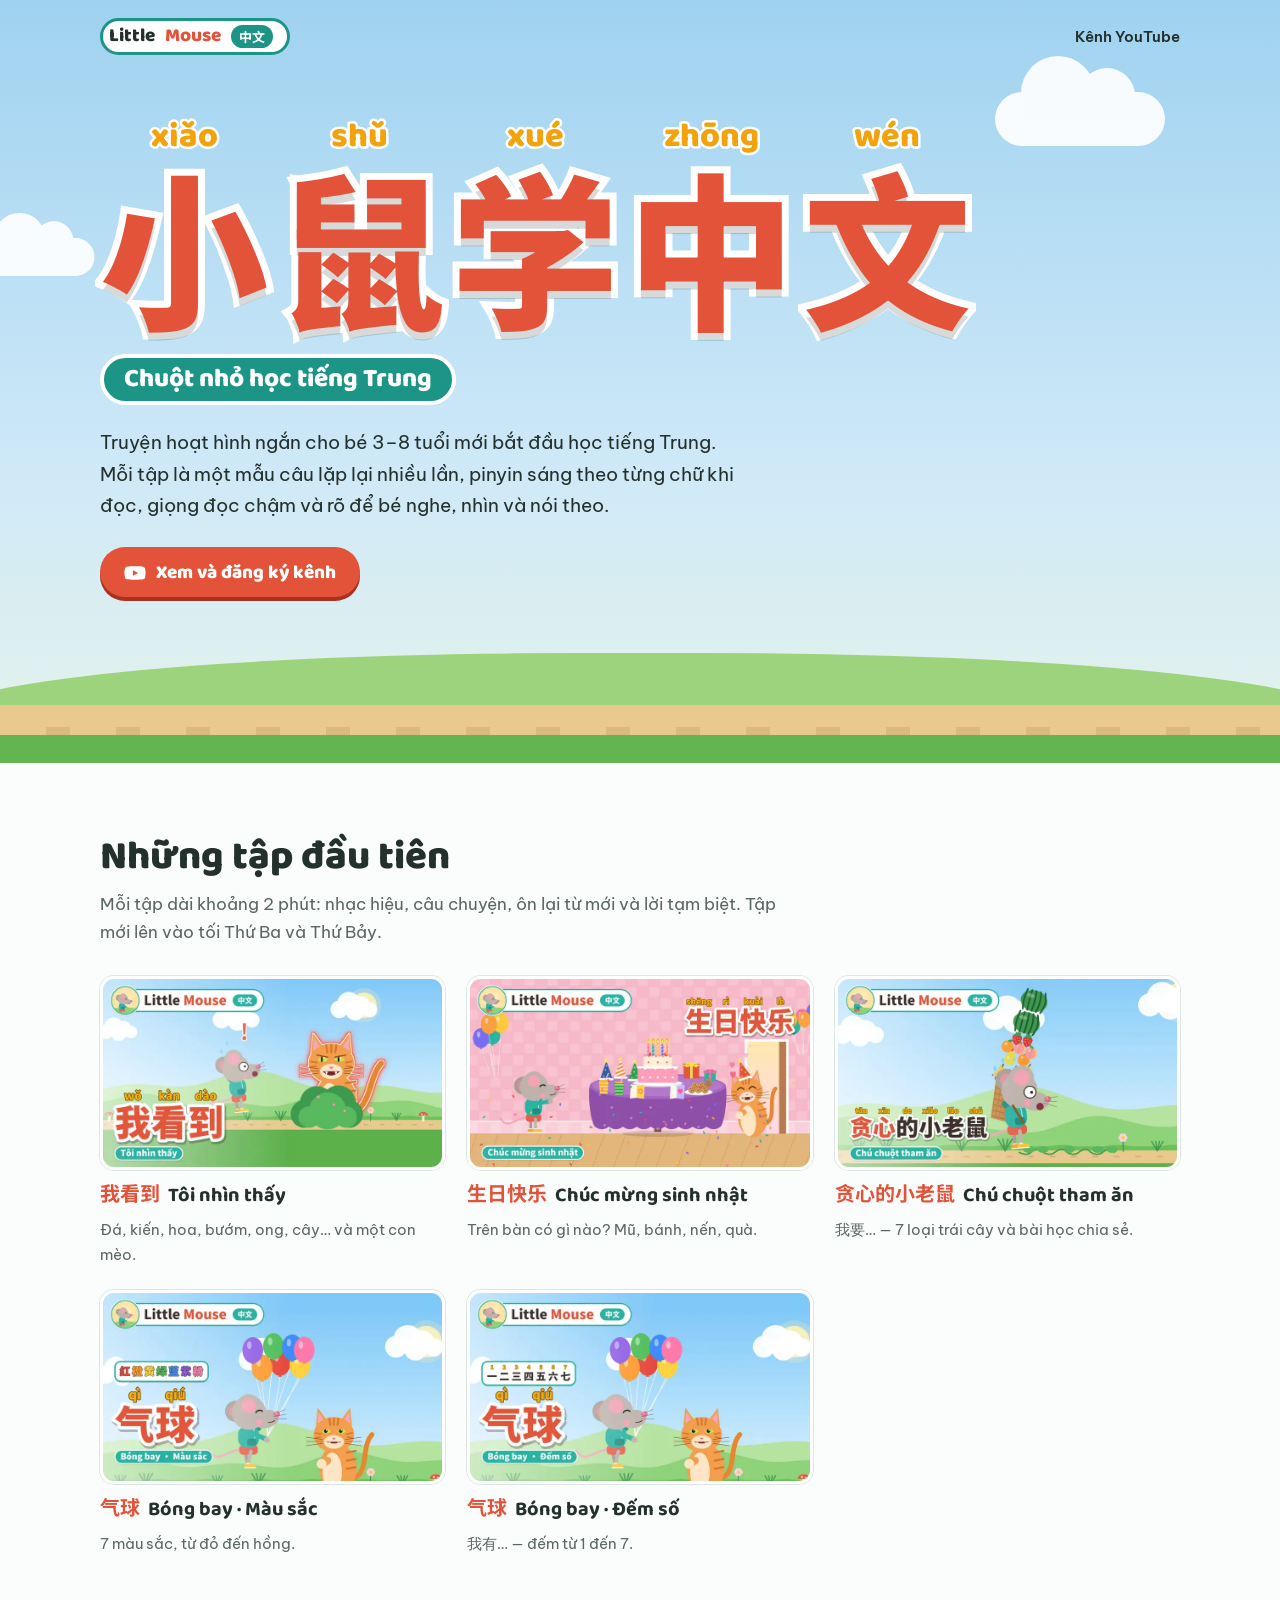
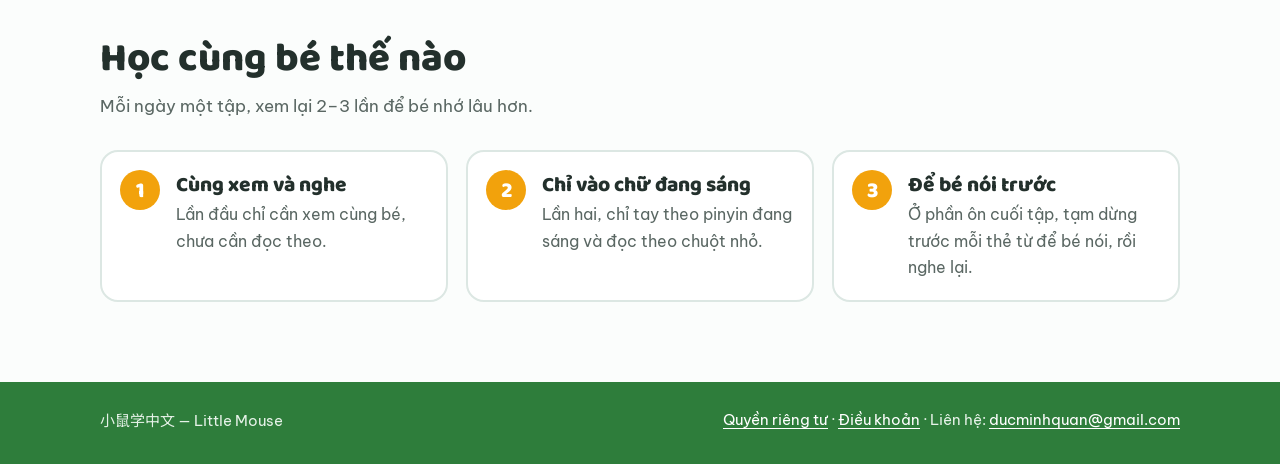
<file: index.html>
<!doctype html>
<html lang="vi">
<head>
<meta charset="utf-8">
<meta name="viewport" content="width=device-width,initial-scale=1">
<title>Little Mouse · 小鼠学中文 — Tiếng Trung cho bé</title>
<meta name="description" content="Truyện hoạt hình ngắn giúp bé 3–8 tuổi bắt đầu học tiếng Trung: mỗi tập một mẫu câu, pinyin sáng theo giọng đọc chậm và rõ.">
<meta property="og:title" content="Little Mouse · 小鼠学中文">
<meta property="og:description" content="Học tiếng Trung cùng chuột nhỏ — truyện hoạt hình cho bé 3–8 tuổi.">
<meta property="og:image" content="https://ducminhquan.github.io/littlemouse/img/wo_kan_dao.webp">
<link rel="preconnect" href="https://fonts.googleapis.com">
<link rel="preconnect" href="https://fonts.gstatic.com" crossorigin>
<link rel="stylesheet" href="https://fonts.googleapis.com/css2?family=Baloo+2:wght@700;800&family=Be+Vietnam+Pro:wght@400;600&family=Noto+Sans+SC:wght@700;900&display=swap">
<link rel="stylesheet" href="style.css">
</head>
<body>

<header class="bar">
  <div class="wrap">
    <a class="logo" href="./">Little <span class="m">Mouse</span> <span class="tag" lang="zh">中文</span></a>
    <nav><a href="https://www.youtube.com/@littlemousechinese">Kênh YouTube</a></nav>
  </div>
</header>

<main>
  <section class="hero">
    <div class="cloud c1" aria-hidden="true"></div>
    <div class="cloud c2" aria-hidden="true"></div>
    <div class="wrap">
      <h1 class="title" lang="zh" aria-label="小鼠学中文 — Xiǎo shǔ xué Zhōngwén">
        <span class="ch" style="--i:0" aria-hidden="true"><span class="py">xiǎo</span><span class="hz">小</span></span>
        <span class="ch" style="--i:1" aria-hidden="true"><span class="py">shǔ</span><span class="hz">鼠</span></span>
        <span class="ch" style="--i:2" aria-hidden="true"><span class="py">xué</span><span class="hz">学</span></span>
        <span class="ch" style="--i:3" aria-hidden="true"><span class="py">zhōng</span><span class="hz">中</span></span>
        <span class="ch" style="--i:4" aria-hidden="true"><span class="py">wén</span><span class="hz">文</span></span>
      </h1>
      <p class="badge">Chuột nhỏ học tiếng Trung</p>
      <p class="lede">Truyện hoạt hình ngắn cho bé 3–8 tuổi mới bắt đầu học tiếng Trung. Mỗi tập là một mẫu câu lặp lại nhiều lần, pinyin sáng theo từng chữ khi đọc, giọng đọc chậm và rõ để bé nghe, nhìn và nói theo.</p>
      <a class="cta" href="https://www.youtube.com/@littlemousechinese?sub_confirmation=1">
        <svg viewBox="0 0 24 24" aria-hidden="true"><path fill="currentColor" d="M23 7.2a3 3 0 0 0-2.1-2.1C19 4.6 12 4.6 12 4.6s-7 0-8.9.5A3 3 0 0 0 1 7.2 31 31 0 0 0 .5 12 31 31 0 0 0 1 16.8a3 3 0 0 0 2.1 2.1c1.9.5 8.9.5 8.9.5s7 0 8.9-.5a3 3 0 0 0 2.1-2.1 31 31 0 0 0 .5-4.8 31 31 0 0 0-.5-4.8ZM9.7 15.1V8.9l5.8 3.1-5.8 3.1Z"/></svg>
        Xem và đăng ký kênh
      </a>
    </div>
    <div class="ground" aria-hidden="true"></div>
  </section>

  <section class="block">
    <div class="wrap">
      <h2>Những tập đầu tiên</h2>
      <p class="intro">Mỗi tập dài khoảng 2 phút: nhạc hiệu, câu chuyện, ôn lại từ mới và lời tạm biệt. Tập mới lên vào tối Thứ Ba và Thứ Bảy.</p>
      <ul class="eps">
        <li class="ep"><a href="https://www.youtube.com/@littlemousechinese">
          <img src="img/wo_kan_dao.webp" alt="Chuột nhỏ giật mình nhìn thấy con mèo sau bụi cây — tập 我看到" width="800" height="450" loading="lazy">
          <span class="t"><span lang="zh">我看到</span>Tôi nhìn thấy</span>
          <span class="s">Đá, kiến, hoa, bướm, ong, cây… và một con mèo.</span></a></li>
        <li class="ep"><a href="https://www.youtube.com/@littlemousechinese">
          <img src="img/sheng_ri_kuai_le.webp" alt="Tiệc sinh nhật của chuột nhỏ và bạn mèo — tập 生日快乐" width="800" height="450" loading="lazy">
          <span class="t"><span lang="zh">生日快乐</span>Chúc mừng sinh nhật</span>
          <span class="s">Trên bàn có gì nào? Mũ, bánh, nến, quà.</span></a></li>
        <li class="ep"><a href="https://www.youtube.com/@littlemousechinese">
          <img src="img/tan_xin_de_xiao_lao_shu.webp" alt="Chuột nhỏ ôm chồng trái cây cao ngất — tập 贪心的小老鼠" width="800" height="450" loading="lazy">
          <span class="t"><span lang="zh">贪心的小老鼠</span>Chú chuột tham ăn</span>
          <span class="s">我要… — 7 loại trái cây và bài học chia sẻ.</span></a></li>
        <li class="ep"><a href="https://www.youtube.com/@littlemousechinese">
          <img src="img/qi_qiu_mau_sac.webp" alt="Chuột nhỏ cầm chùm bóng bay nhiều màu — tập 气球 màu sắc" width="800" height="450" loading="lazy">
          <span class="t"><span lang="zh">气球</span>Bóng bay · Màu sắc</span>
          <span class="s">7 màu sắc, từ đỏ đến hồng.</span></a></li>
        <li class="ep"><a href="https://www.youtube.com/@littlemousechinese">
          <img src="img/qi_qiu_dem_so.webp" alt="Chuột nhỏ đếm bóng bay — tập 气球 đếm số" width="800" height="450" loading="lazy">
          <span class="t"><span lang="zh">气球</span>Bóng bay · Đếm số</span>
          <span class="s">我有… — đếm từ 1 đến 7.</span></a></li>
      </ul>
    </div>
  </section>

  <section class="block">
    <div class="wrap">
      <h2>Học cùng bé thế nào</h2>
      <p class="intro">Mỗi ngày một tập, xem lại 2–3 lần để bé nhớ lâu hơn.</p>
      <ol class="steps">
        <li><h3>Cùng xem và nghe</h3><p>Lần đầu chỉ cần xem cùng bé, chưa cần đọc theo.</p></li>
        <li><h3>Chỉ vào chữ đang sáng</h3><p>Lần hai, chỉ tay theo pinyin đang sáng và đọc theo chuột nhỏ.</p></li>
        <li><h3>Để bé nói trước</h3><p>Ở phần ôn cuối tập, tạm dừng trước mỗi thẻ từ để bé nói, rồi nghe lại.</p></li>
      </ol>
    </div>
  </section>

</main>

<footer>
  <div class="wrap">
    <span><span lang="zh">小鼠学中文</span> — Little Mouse</span>
    <span><a href="privacy.html">Quyền riêng tư</a> · <a href="terms.html">Điều khoản</a> · Liên hệ: <a href="mailto:ducminhquan@gmail.com">ducminhquan@gmail.com</a></span>
  </div>
</footer>

</body>
</html>
</file>
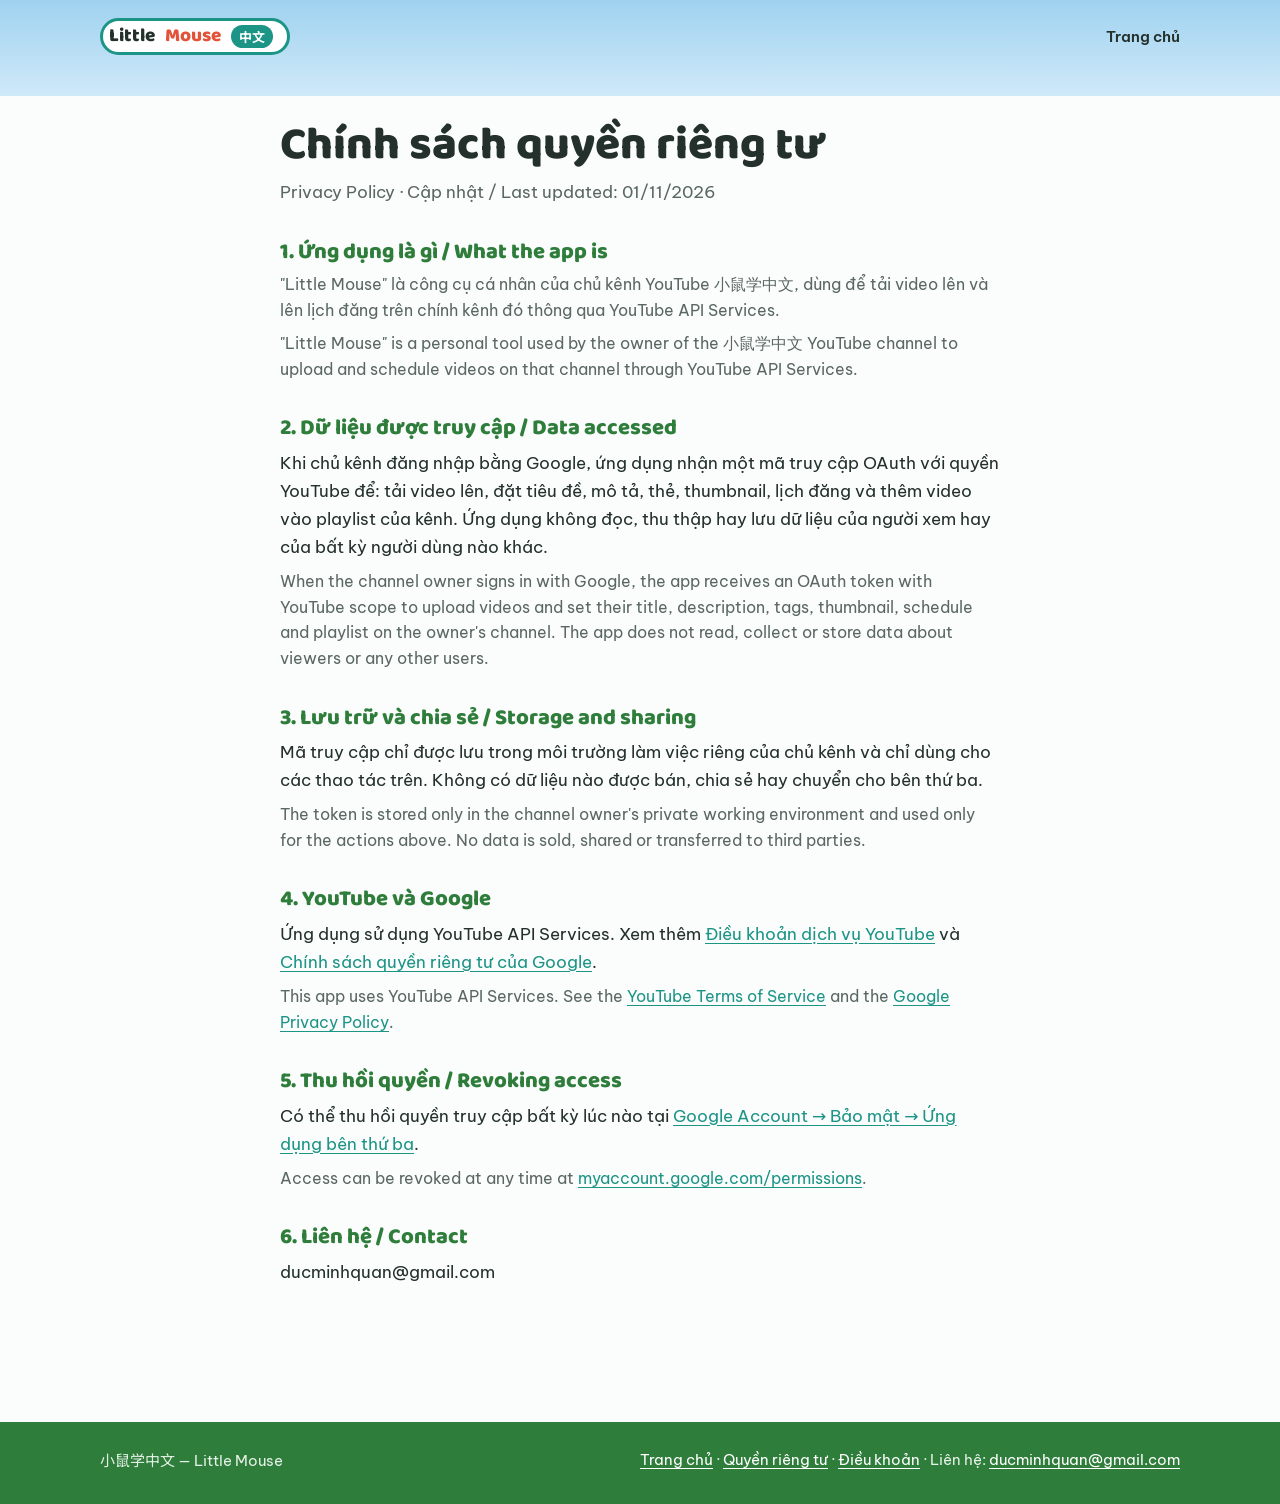
<file: privacy.html>
<!doctype html>
<html lang="vi">
<head>
<meta charset="utf-8">
<meta name="viewport" content="width=device-width,initial-scale=1">
<title>Chính sách quyền riêng tư · Little Mouse</title>
<link rel="preconnect" href="https://fonts.googleapis.com">
<link rel="preconnect" href="https://fonts.gstatic.com" crossorigin>
<link rel="stylesheet" href="https://fonts.googleapis.com/css2?family=Baloo+2:wght@700;800&family=Be+Vietnam+Pro:wght@400;600&family=Noto+Sans+SC:wght@700;900&display=swap">
<link rel="stylesheet" href="style.css">
</head>
<body>
<div class="doc-top" aria-hidden="true"></div>
<header class="bar">
  <div class="wrap">
    <a class="logo" href="./">Little <span class="m">Mouse</span> <span class="tag" lang="zh">中文</span></a>
    <nav><a href="./">Trang chủ</a></nav>
  </div>
</header>
<main class="doc">
  <div class="wrap">
  <h1>Chính sách quyền riêng tư</h1>
  <p class="date">Privacy Policy · Cập nhật / Last updated: 01/11/2026</p>
  <h2>1. Ứng dụng là gì / What the app is</h2>
  <p class="en">"Little Mouse" là công cụ cá nhân của chủ kênh YouTube 小鼠学中文, dùng để tải video lên và lên lịch đăng trên chính kênh đó thông qua YouTube API Services.</p>
  <p class="en">"Little Mouse" is a personal tool used by the owner of the 小鼠学中文 YouTube channel to upload and schedule videos on that channel through YouTube API Services.</p>

  <h2>2. Dữ liệu được truy cập / Data accessed</h2>
  <p>Khi chủ kênh đăng nhập bằng Google, ứng dụng nhận một mã truy cập OAuth với quyền YouTube để: tải video lên, đặt tiêu đề, mô tả, thẻ, thumbnail, lịch đăng và thêm video vào playlist của kênh. Ứng dụng không đọc, thu thập hay lưu dữ liệu của người xem hay của bất kỳ người dùng nào khác.</p>
  <p class="en">When the channel owner signs in with Google, the app receives an OAuth token with YouTube scope to upload videos and set their title, description, tags, thumbnail, schedule and playlist on the owner's channel. The app does not read, collect or store data about viewers or any other users.</p>

  <h2>3. Lưu trữ và chia sẻ / Storage and sharing</h2>
  <p>Mã truy cập chỉ được lưu trong môi trường làm việc riêng của chủ kênh và chỉ dùng cho các thao tác trên. Không có dữ liệu nào được bán, chia sẻ hay chuyển cho bên thứ ba.</p>
  <p class="en">The token is stored only in the channel owner's private working environment and used only for the actions above. No data is sold, shared or transferred to third parties.</p>

  <h2>4. YouTube và Google</h2>
  <p>Ứng dụng sử dụng YouTube API Services. Xem thêm <a href="https://www.youtube.com/t/terms">Điều khoản dịch vụ YouTube</a> và <a href="https://policies.google.com/privacy">Chính sách quyền riêng tư của Google</a>.</p>
  <p class="en">This app uses YouTube API Services. See the <a href="https://www.youtube.com/t/terms">YouTube Terms of Service</a> and the <a href="https://policies.google.com/privacy">Google Privacy Policy</a>.</p>

  <h2>5. Thu hồi quyền / Revoking access</h2>
  <p>Có thể thu hồi quyền truy cập bất kỳ lúc nào tại <a href="https://myaccount.google.com/permissions">Google Account → Bảo mật → Ứng dụng bên thứ ba</a>.</p>
  <p class="en">Access can be revoked at any time at <a href="https://myaccount.google.com/permissions">myaccount.google.com/permissions</a>.</p>

  <h2>6. Liên hệ / Contact</h2>
  <p>ducminhquan@gmail.com</p>
  </div>
</main>
<footer>
  <div class="wrap">
    <span><span lang="zh">小鼠学中文</span> — Little Mouse</span>
    <span><a href="./">Trang chủ</a> · <a href="privacy.html">Quyền riêng tư</a> · <a href="terms.html">Điều khoản</a> · Liên hệ: <a href="mailto:ducminhquan@gmail.com">ducminhquan@gmail.com</a></span>
  </div>
</footer>
</body>
</html>
</file>
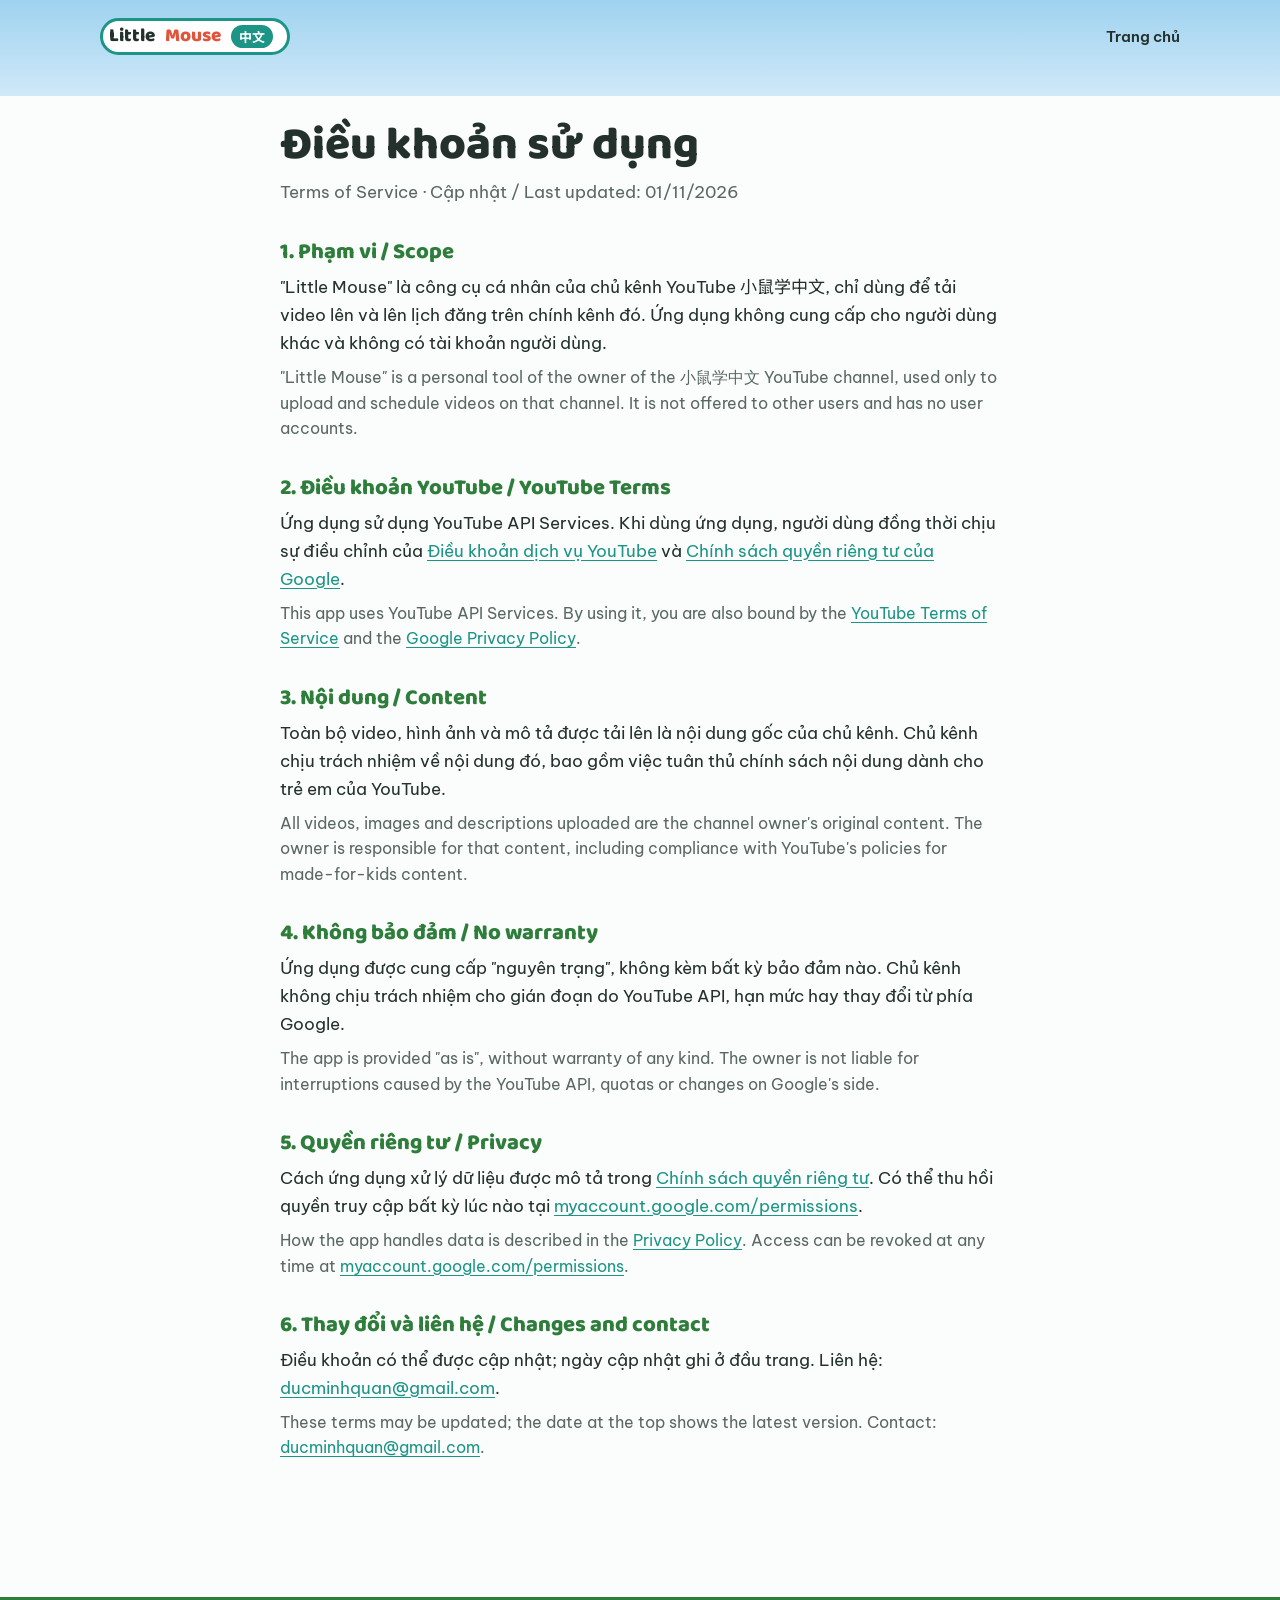
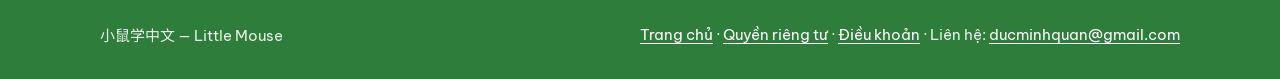
<file: terms.html>
<!doctype html>
<html lang="vi">
<head>
<meta charset="utf-8">
<meta name="viewport" content="width=device-width,initial-scale=1">
<title>Điều khoản sử dụng · Little Mouse</title>
<link rel="preconnect" href="https://fonts.googleapis.com">
<link rel="preconnect" href="https://fonts.gstatic.com" crossorigin>
<link rel="stylesheet" href="https://fonts.googleapis.com/css2?family=Baloo+2:wght@700;800&family=Be+Vietnam+Pro:wght@400;600&family=Noto+Sans+SC:wght@700;900&display=swap">
<link rel="stylesheet" href="style.css">
</head>
<body>
<div class="doc-top" aria-hidden="true"></div>
<header class="bar">
  <div class="wrap">
    <a class="logo" href="./">Little <span class="m">Mouse</span> <span class="tag" lang="zh">中文</span></a>
    <nav><a href="./">Trang chủ</a></nav>
  </div>
</header>
<main class="doc">
  <div class="wrap">
  <h1>Điều khoản sử dụng</h1>
  <p class="date">Terms of Service · Cập nhật / Last updated: 01/11/2026</p>
  <h2>1. Phạm vi / Scope</h2>
  <p>"Little Mouse" là công cụ cá nhân của chủ kênh YouTube <span lang="zh">小鼠学中文</span>, chỉ dùng để tải video lên và lên lịch đăng trên chính kênh đó. Ứng dụng không cung cấp cho người dùng khác và không có tài khoản người dùng.</p>
  <p class="en">"Little Mouse" is a personal tool of the owner of the 小鼠学中文 YouTube channel, used only to upload and schedule videos on that channel. It is not offered to other users and has no user accounts.</p>
  <h2>2. Điều khoản YouTube / YouTube Terms</h2>
  <p>Ứng dụng sử dụng YouTube API Services. Khi dùng ứng dụng, người dùng đồng thời chịu sự điều chỉnh của <a href="https://www.youtube.com/t/terms">Điều khoản dịch vụ YouTube</a> và <a href="https://policies.google.com/privacy">Chính sách quyền riêng tư của Google</a>.</p>
  <p class="en">This app uses YouTube API Services. By using it, you are also bound by the <a href="https://www.youtube.com/t/terms">YouTube Terms of Service</a> and the <a href="https://policies.google.com/privacy">Google Privacy Policy</a>.</p>
  <h2>3. Nội dung / Content</h2>
  <p>Toàn bộ video, hình ảnh và mô tả được tải lên là nội dung gốc của chủ kênh. Chủ kênh chịu trách nhiệm về nội dung đó, bao gồm việc tuân thủ chính sách nội dung dành cho trẻ em của YouTube.</p>
  <p class="en">All videos, images and descriptions uploaded are the channel owner's original content. The owner is responsible for that content, including compliance with YouTube's policies for made-for-kids content.</p>
  <h2>4. Không bảo đảm / No warranty</h2>
  <p>Ứng dụng được cung cấp "nguyên trạng", không kèm bất kỳ bảo đảm nào. Chủ kênh không chịu trách nhiệm cho gián đoạn do YouTube API, hạn mức hay thay đổi từ phía Google.</p>
  <p class="en">The app is provided "as is", without warranty of any kind. The owner is not liable for interruptions caused by the YouTube API, quotas or changes on Google's side.</p>
  <h2>5. Quyền riêng tư / Privacy</h2>
  <p>Cách ứng dụng xử lý dữ liệu được mô tả trong <a href="privacy.html">Chính sách quyền riêng tư</a>. Có thể thu hồi quyền truy cập bất kỳ lúc nào tại <a href="https://myaccount.google.com/permissions">myaccount.google.com/permissions</a>.</p>
  <p class="en">How the app handles data is described in the <a href="privacy.html">Privacy Policy</a>. Access can be revoked at any time at <a href="https://myaccount.google.com/permissions">myaccount.google.com/permissions</a>.</p>
  <h2>6. Thay đổi và liên hệ / Changes and contact</h2>
  <p>Điều khoản có thể được cập nhật; ngày cập nhật ghi ở đầu trang. Liên hệ: <a href="mailto:ducminhquan@gmail.com">ducminhquan@gmail.com</a>.</p>
  <p class="en">These terms may be updated; the date at the top shows the latest version. Contact: <a href="mailto:ducminhquan@gmail.com">ducminhquan@gmail.com</a>.</p>
  </div>
</main>
<footer>
  <div class="wrap">
    <span><span lang="zh">小鼠学中文</span> — Little Mouse</span>
    <span><a href="./">Trang chủ</a> · <a href="privacy.html">Quyền riêng tư</a> · <a href="terms.html">Điều khoản</a> · Liên hệ: <a href="mailto:ducminhquan@gmail.com">ducminhquan@gmail.com</a></span>
  </div>
</footer>
</body>
</html>
</file>
<file: style.css>
/* Little Mouse · 小鼠学中文 — palette taken from the episode thumbnails:
   sky, grass, tomato-red Hanzi, gold pinyin, the mouse's teal hoodie. */
:root {
  --sky: #CFE9F8;
  --sky-deep: #9FD2F0;
  --paper: #FBFDFC;
  --grass: #63B552;
  --grass-deep: #2E7D3B;
  --tomato: #E2533A;
  --gold: #F2A20C;
  --teal: #1C9486;
  --ink: #23302C;
  --muted: #5A6763;
  --line: #DCE7E3;
  --f-display: "Baloo 2", "Be Vietnam Pro", system-ui, sans-serif;
  --f-body: "Be Vietnam Pro", system-ui, -apple-system, "Segoe UI", sans-serif;
  --f-zh: "Noto Sans SC", "PingFang SC", "Microsoft YaHei", sans-serif;
}

* { box-sizing: border-box; }
html { -webkit-text-size-adjust: 100%; }
body { margin: 0; background: var(--paper); color: var(--ink); font: 17px/1.65 var(--f-body); }
img { max-width: 100%; display: block; }
a { color: var(--teal); text-underline-offset: 3px; }
a:focus-visible { outline: 3px solid var(--gold); outline-offset: 3px; border-radius: 4px; }
[lang="zh"] { font-family: var(--f-zh); }
h1, h2, h3 { font-family: var(--f-display); line-height: 1.12; margin: 0; text-wrap: balance; }
p { margin: 0; }
.wrap { width: min(1080px, 100% - 32px); margin-inline: auto; }

/* ---------- top bar ---------- */
.bar { position: absolute; inset: 0 0 auto; z-index: 2; padding-block: 18px; }
.bar .wrap { display: flex; justify-content: space-between; align-items: center; gap: 16px; }
.logo { display: inline-flex; align-items: center; gap: 10px; background: #fff; border: 3px solid var(--teal);
  border-radius: 999px; padding: 4px 14px 4px 6px; text-decoration: none; color: var(--ink);
  font: 800 19px/1 var(--f-display); }
.logo .m { color: var(--tomato); }
.logo .tag { font: 700 13px/1 var(--f-zh); color: #fff; background: var(--teal); border-radius: 999px; padding: 5px 8px; }
.bar nav a { font-weight: 600; font-size: 15px; color: var(--ink); text-decoration: none; }
.bar nav a:hover { text-decoration: underline; }

/* ---------- hero: the channel name read like an episode title ---------- */
.hero { position: relative; overflow: hidden; padding: 120px 0 0;
  background: linear-gradient(180deg, var(--sky-deep) 0%, var(--sky) 62%, #E6F4EA 100%); }
.cloud { position: absolute; width: 170px; height: 54px; background: #fff; border-radius: 999px; opacity: .92; }
.cloud::before, .cloud::after { content: ""; position: absolute; background: #fff; border-radius: 50%; }
.cloud::before { width: 74px; height: 74px; left: 26px; top: -36px; }
.cloud::after { width: 56px; height: 56px; left: 84px; top: -24px; }
.cloud.c1 { right: 9%; top: 92px; }
.cloud.c2 { left: -50px; top: 230px; transform: scale(.7); }

.title { position: relative; display: grid; grid-template-columns: repeat(5, auto); justify-content: start;
  column-gap: clamp(2px, .6vw, 10px); }
.ch { display: grid; justify-items: center; }
.py { font: 800 clamp(16px, 3vw, 34px)/1 var(--f-display); color: var(--gold);
  -webkit-text-stroke: 5px #fff; paint-order: stroke fill; margin-bottom: .18em; }
.hz { font: 900 clamp(56px, 13.5vw, 168px)/1 var(--f-zh); color: var(--tomato);
  -webkit-text-stroke: clamp(6px, 1.4vw, 14px) #fff; paint-order: stroke fill;
  text-shadow: 0 .05em 0 rgba(35, 48, 44, .18); }

/* karaoke sweep: each syllable lights up in turn, once, like the narration in the videos */
@media (prefers-reduced-motion: no-preference) {
  .py { animation: sing .5s ease-out both; animation-delay: calc(.35s + var(--i) * .42s); }
  .hz { animation: hop .5s cubic-bezier(.3, 1.6, .5, 1) both; animation-delay: calc(.35s + var(--i) * .42s); }
  @keyframes sing { from { color: #fff; } 40% { color: #FFE08A; } to { color: var(--gold); } }
  @keyframes hop { 0% { transform: translateY(0); } 45% { transform: translateY(-.08em); } 100% { transform: translateY(0); } }
}

.badge { display: inline-block; margin-top: 26px; background: var(--teal); color: #fff; border: 4px solid #fff;
  border-radius: 999px; padding: 6px 20px; font: 800 clamp(18px, 2.6vw, 26px)/1.2 var(--f-display); }
.lede { max-width: 34em; margin-top: 22px; font-size: clamp(17px, 2vw, 19px); }
.cta { display: inline-flex; align-items: center; gap: 10px; margin-top: 26px; background: var(--tomato); color: #fff;
  text-decoration: none; font: 800 19px/1 var(--f-display); padding: 15px 24px 13px; border-radius: 999px;
  box-shadow: 0 4px 0 #A9321F; }
.cta:hover { background: #D2462E; }
.cta:active { transform: translateY(2px); box-shadow: 0 2px 0 #A9321F; }
.cta svg { width: 22px; height: 22px; }

/* the path and the grass the mouse walks on in every episode */
.ground { position: relative; height: 110px; margin-top: 56px; }
.ground::before { content: ""; position: absolute; inset: 0 -5% 46px; background: #9ED37E; border-radius: 50% 50% 0 0 / 70px 70px 0 0; }
.ground::after { content: ""; position: absolute; inset: auto 0 0; height: 58px;
  background: repeating-linear-gradient(90deg, transparent 0 46px, rgba(160, 112, 50, .18) 46px 70px) 0 22px / 100% 8px no-repeat,
    linear-gradient(#E9C98E 0 30px, var(--grass) 30px); }

/* ---------- sections ---------- */
section.block { padding: 72px 0 8px; }
.block h2 { font-size: clamp(28px, 4vw, 40px); font-weight: 800; }
.block .intro { color: var(--muted); max-width: 40em; margin-top: 10px; }

.eps { list-style: none; margin: 30px 0 0; padding: 0; display: grid; gap: 22px;
  grid-template-columns: repeat(auto-fill, minmax(min(100%, 300px), 1fr)); }
.ep a { display: grid; gap: 10px; text-decoration: none; color: var(--ink); }
.ep img { width: 100%; height: auto; aspect-ratio: 16 / 9; object-fit: cover; border-radius: 14px; border: 3px solid #fff;
  box-shadow: 0 0 0 1px var(--line); }
.ep a:hover img { box-shadow: 0 0 0 3px var(--teal); }
.ep .t { font: 700 20px/1.25 var(--f-display); }
.ep .t span { font-family: var(--f-zh); color: var(--tomato); margin-right: 8px; }
.ep .s { color: var(--muted); font-size: 15px; }

.steps { list-style: none; margin: 30px 0 0; padding: 0; display: grid; gap: 18px;
  grid-template-columns: repeat(auto-fit, minmax(min(100%, 250px), 1fr)); counter-reset: s; }
.steps li { counter-increment: s; position: relative; padding: 22px 20px 20px 74px; background: #fff;
  border: 2px solid var(--line); border-radius: 18px; }
.steps li::before { content: counter(s); position: absolute; left: 18px; top: 18px; width: 40px; height: 40px;
  border-radius: 50%; background: var(--gold); color: #fff; font: 800 22px/42px var(--f-display); text-align: center; }
.steps h3 { font-size: 21px; font-weight: 800; margin-bottom: 4px; }
.steps p { color: var(--muted); font-size: 16px; }

footer { margin-top: 72px; background: var(--grass-deep); color: #E6F2E8; padding: 26px 0 30px; font-size: 15px; }
footer .wrap { display: flex; flex-wrap: wrap; gap: 8px 22px; justify-content: space-between; }
footer a { color: #fff; }

/* ---------- privacy page ---------- */
.doc { padding: 120px 0 64px; }
.doc .wrap { max-width: 720px; }
.doc h1 { font-size: clamp(32px, 5vw, 46px); font-weight: 800; }
.doc .date { color: var(--muted); margin-top: 6px; }
.doc h2 { font-size: 22px; font-weight: 800; margin: 34px 0 8px; color: var(--grass-deep); }
.doc p + p { margin-top: 8px; }
.doc .en { color: var(--muted); font-size: 15.5px; }
.doc-top { background: linear-gradient(180deg, var(--sky-deep), var(--sky)); height: 96px; position: absolute; inset: 0 0 auto; }

@media (max-width: 560px) {
  .bar nav { display: none; }
  .hero { padding-top: 100px; }
  .cloud.c1 { top: 70px; right: -30px; transform: scale(.7); }
  .ground { height: 80px; margin-top: 40px; }
  section.block { padding-top: 56px; }
  .steps li { padding-left: 66px; }
}

/* keep the clouds behind the hero text */
.hero .wrap { position: relative; z-index: 1; }
@media (max-width: 560px) { .cloud.c2 { display: none; } .hz { font-size: 15.5vw; } }
</file>
